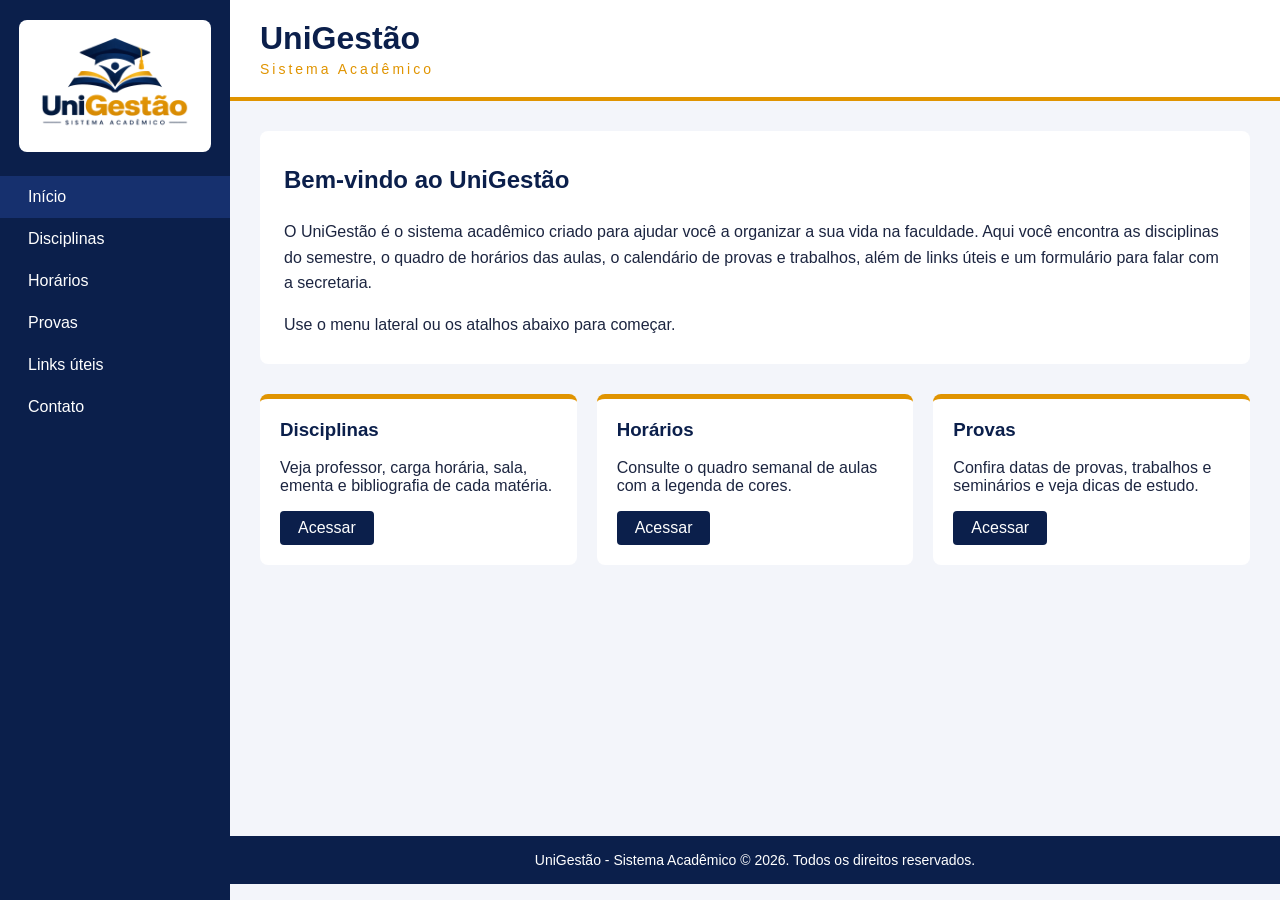
<file: html/index.html>
<!doctype html>
<html lang="pt-BR">
  <head>
    <meta charset="UTF-8" />
    <meta name="viewport" content="width=device-width, initial-scale=1.0" />
    <title>Início - UniGestão</title>
    <link rel="stylesheet" href="../css/index.css" />
  </head>
  <body>
    <nav id="menu-lateral">
      <img id="logo" src="../img/logotipo.png" alt="Logotipo UniGestão" />
      <ul id="lista-menu">
        <li><a id="link-inicio" href="../html/index.html">Início</a></li>
        <li><a id="link-disciplinas" href="../html/disciplinas.html">Disciplinas</a></li>
        <li><a id="link-horarios" href="../html/horarios.html">Horários</a></li>
        <li><a id="link-provas" href="../html/provas.html">Provas</a></li>
        <li><a id="link-links" href="../html/links.html">Links úteis</a></li>
        <li><a id="link-contato" href="../html/contato.html">Contato</a></li>
      </ul>
    </nav>

    <div id="conteudo">
      <header id="cabecalho">
        <h1>UniGestão</h1>
        <p>Sistema Acadêmico</p>
      </header>

      <main id="principal">
        <section id="boas-vindas">
          <h2>Bem-vindo ao UniGestão</h2>
          <p>
            O UniGestão é o sistema acadêmico criado para ajudar você a
            organizar a sua vida na faculdade. Aqui você encontra as disciplinas
            do semestre, o quadro de horários das aulas, o calendário de provas
            e trabalhos, além de links úteis e um formulário para falar com a
            secretaria.
          </p>
          <p>Use o menu lateral ou os atalhos abaixo para começar.</p>
        </section>

        <section id="atalhos">
          <div id="card-disciplinas">
            <h3>Disciplinas</h3>
            <p>
              Veja professor, carga horária, sala, ementa e bibliografia de cada
              matéria.
            </p>
            <a href="../html/disciplinas.html">Acessar</a>
          </div>

          <div id="card-horarios">
            <h3>Horários</h3>
            <p>Consulte o quadro semanal de aulas com a legenda de cores.</p>
            <a href="../html/horarios.html">Acessar</a>
          </div>

          <div id="card-provas">
            <h3>Provas</h3>
            <p>
              Confira datas de provas, trabalhos e seminários e veja dicas de
              estudo.
            </p>
            <a href="../html/provas.html">Acessar</a>
          </div>
        </section>
      </main>

      <footer id="rodape">
        <p>
          UniGestão - Sistema Acadêmico &copy; 2026. Todos os direitos
          reservados.
        </p>
      </footer>
    </div>
  </body>
</html>
</file>
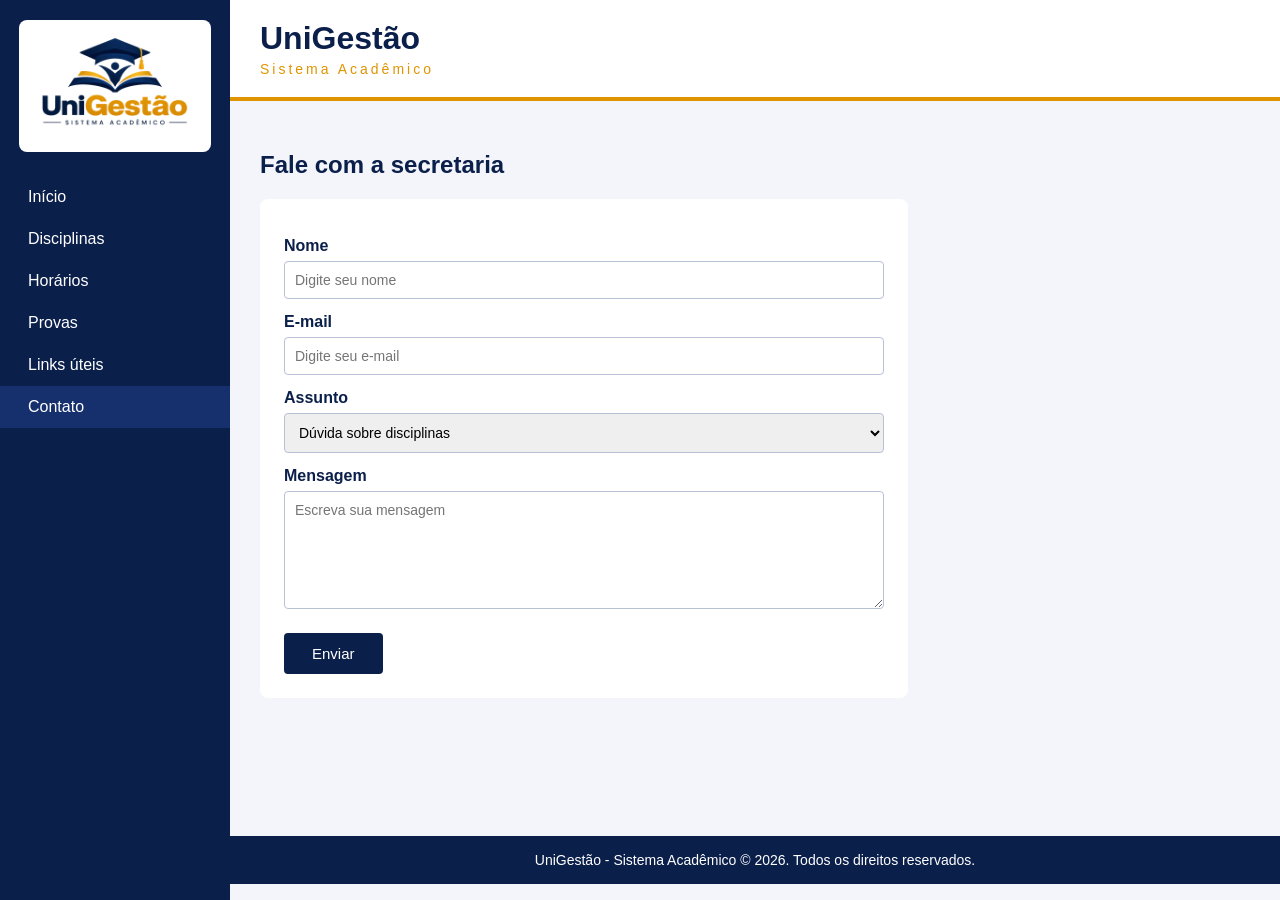
<file: html/contato.html>
<!doctype html>
<html lang="pt-BR">
  <head>
    <meta charset="UTF-8" />
    <meta name="viewport" content="width=device-width, initial-scale=1.0" />
    <title>Contato - UniGestão</title>
    <link rel="stylesheet" href="../css/contatos.css" />
  </head>
  <body>
    <nav id="menu-lateral">
      <img id="logo" src="../img/logotipo.png" alt="Logotipo UniGestão" />
      <ul id="lista-menu">
        <li><a id="link-inicio" href="../html/index.html">Início</a></li>
        <li><a id="link-disciplinas" href="../html/disciplinas.html">Disciplinas</a></li>
        <li><a id="link-horarios" href="../html/horarios.html">Horários</a></li>
        <li><a id="link-provas" href="../html/provas.html">Provas</a></li>
        <li><a id="link-links" href="../html/links.html">Links úteis</a></li>
        <li><a id="link-contato" href="../html/contato.html">Contato</a></li>
      </ul>
    </nav>

    <div id="conteudo">
      <header id="cabecalho">
        <h1>UniGestão</h1>
        <p>Sistema Acadêmico</p>
      </header>

      <main id="principal">
        <h2>Fale com a secretaria</h2>

        <form id="formulario">
          <label for="nome">Nome</label>
          <input type="text" id="nome" placeholder="Digite seu nome" />

          <label for="email">E-mail</label>
          <input type="email" id="email" placeholder="Digite seu e-mail" />

          <label for="assunto">Assunto</label>
          <select id="assunto">
            <option>Dúvida sobre disciplinas</option>
            <option>Dúvida sobre horários</option>
            <option>Dúvida sobre provas</option>
            <option>Outro assunto</option>
          </select>

          <label for="mensagem">Mensagem</label>
          <textarea
            id="mensagem"
            rows="6"
            placeholder="Escreva sua mensagem"
          ></textarea>

          <button type="button" id="botao-enviar">Enviar</button>
        </form>
      </main>

      <footer id="rodape">
        <p>
          UniGestão - Sistema Acadêmico &copy; 2026. Todos os direitos
          reservados.
        </p>
      </footer>
    </div>
  </body>
</html>
</file>
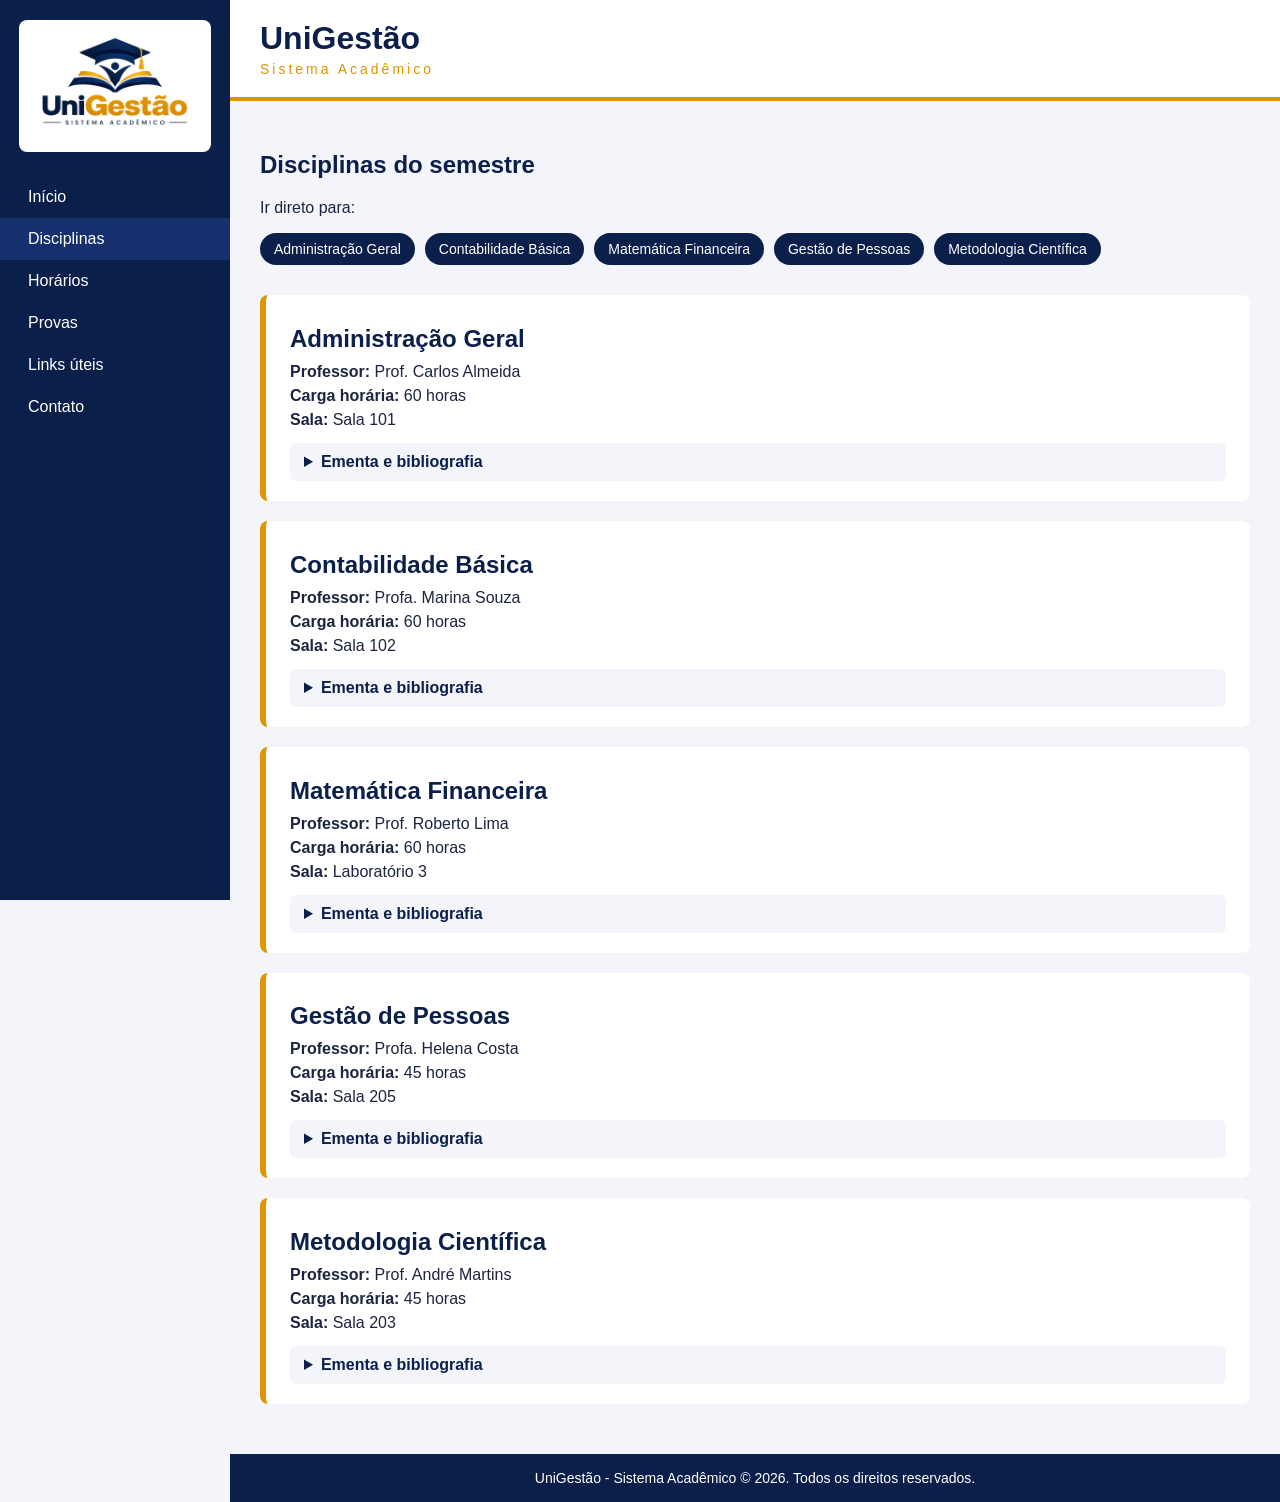
<file: html/disciplinas.html>
<!doctype html>
<html lang="pt-BR">
  <head>
    <meta charset="UTF-8" />
    <meta name="viewport" content="width=device-width, initial-scale=1.0" />
    <title>Disciplinas - UniGestão</title>
    <link rel="stylesheet" href="../css/disciplinas.css" />
  </head>
  <body>
    <nav id="menu-lateral">
      <img id="logo" src="../img/logotipo.png" alt="Logotipo UniGestão" />
      <ul id="lista-menu">
        <li><a id="link-inicio" href="../html/index.html">Início</a></li>
        <li><a id="link-disciplinas" href="../html/disciplinas.html">Disciplinas</a></li>
        <li><a id="link-horarios" href="../html/horarios.html">Horários</a></li>
        <li><a id="link-provas" href="../html/provas.html">Provas</a></li>
        <li><a id="link-links" href="../html/links.html">Links úteis</a></li>
        <li><a id="link-contato" href="../html/contato.html">Contato</a></li>
      </ul>
    </nav>

    <div id="conteudo">
      <header id="cabecalho">
        <h1>UniGestão</h1>
        <p>Sistema Acadêmico</p>
      </header>

      <main id="principal">
        <h2>Disciplinas do semestre</h2>

        <p>Ir direto para:</p>
        <ul id="ancoras">
          <li><a href="#card-adm">Administração Geral</a></li>
          <li><a href="#card-cont">Contabilidade Básica</a></li>
          <li><a href="#card-mat">Matemática Financeira</a></li>
          <li><a href="#card-pes">Gestão de Pessoas</a></li>
          <li><a href="#card-met">Metodologia Científica</a></li>
        </ul>

        <div id="lista-cards">
          <div id="card-adm">
            <h2>Administração Geral</h2>
            <p><strong>Professor:</strong> Prof. Carlos Almeida</p>
            <p><strong>Carga horária:</strong> 60 horas</p>
            <p><strong>Sala:</strong> Sala 101</p>
            <details>
              <summary>Ementa e bibliografia</summary>
              <h3>Ementa</h3>
              <p>
                Evolução da administração, funções administrativas,
                planejamento, organização, direção e controle.
              </p>
              <h3>Bibliografia</h3>
              <ul>
                <li>
                  CHIAVENATO, I. Introdução à Teoria Geral da Administração.
                  Barueri: Manole.
                </li>
                <li>
                  MAXIMIANO, A. C. A. Teoria Geral da Administração. São Paulo:
                  Atlas.
                </li>
              </ul>
            </details>
          </div>

          <div id="card-cont">
            <h2>Contabilidade Básica</h2>
            <p><strong>Professor:</strong> Profa. Marina Souza</p>
            <p><strong>Carga horária:</strong> 60 horas</p>
            <p><strong>Sala:</strong> Sala 102</p>
            <details>
              <summary>Ementa e bibliografia</summary>
              <h3>Ementa</h3>
              <p>
                Patrimônio, balanço patrimonial, demonstração do resultado,
                débito e crédito, plano de contas.
              </p>
              <h3>Bibliografia</h3>
              <ul>
                <li>
                  IUDÍCIBUS, S. Contabilidade Introdutória. São Paulo: Atlas.
                </li>
                <li>MARION, J. C. Contabilidade Básica. São Paulo: Atlas.</li>
              </ul>
            </details>
          </div>

          <div id="card-mat">
            <h2>Matemática Financeira</h2>
            <p><strong>Professor:</strong> Prof. Roberto Lima</p>
            <p><strong>Carga horária:</strong> 60 horas</p>
            <p><strong>Sala:</strong> Laboratório 3</p>
            <details>
              <summary>Ementa e bibliografia</summary>
              <h3>Ementa</h3>
              <p>
                Juros simples e compostos, descontos, séries de pagamentos,
                sistemas de amortização.
              </p>
              <h3>Bibliografia</h3>
              <ul>
                <li>
                  ASSAF NETO, A. Matemática Financeira e suas Aplicações. São
                  Paulo: Atlas.
                </li>
                <li>
                  PUCCINI, A. L. Matemática Financeira. São Paulo: Saraiva.
                </li>
              </ul>
            </details>
          </div>

          <div id="card-pes">
            <h2>Gestão de Pessoas</h2>
            <p><strong>Professor:</strong> Profa. Helena Costa</p>
            <p><strong>Carga horária:</strong> 45 horas</p>
            <p><strong>Sala:</strong> Sala 205</p>
            <details>
              <summary>Ementa e bibliografia</summary>
              <h3>Ementa</h3>
              <p>
                Recrutamento, seleção, treinamento, avaliação de desempenho e
                clima organizacional.
              </p>
              <h3>Bibliografia</h3>
              <ul>
                <li>
                  DESSLER, G. Administração de Recursos Humanos. São Paulo:
                  Pearson.
                </li>
                <li>CHIAVENATO, I. Gestão de Pessoas. Barueri: Manole.</li>
              </ul>
            </details>
          </div>

          <div id="card-met">
            <h2>Metodologia Científica</h2>
            <p><strong>Professor:</strong> Prof. André Martins</p>
            <p><strong>Carga horária:</strong> 45 horas</p>
            <p><strong>Sala:</strong> Sala 203</p>
            <details>
              <summary>Ementa e bibliografia</summary>
              <h3>Ementa</h3>
              <p>
                Tipos de pesquisa, projeto de pesquisa, citações, referências e
                normas da ABNT.
              </p>
              <h3>Bibliografia</h3>
              <ul>
                <li>
                  LAKATOS, E. M.; MARCONI, M. A. Fundamentos de Metodologia
                  Científica. São Paulo: Atlas.
                </li>
                <li>
                  GIL, A. C. Como Elaborar Projetos de Pesquisa. São Paulo:
                  Atlas.
                </li>
              </ul>
            </details>
          </div>
        </div>
      </main>

      <footer id="rodape">
        <p>
          UniGestão - Sistema Acadêmico &copy; 2026. Todos os direitos
          reservados.
        </p>
      </footer>
    </div>
  </body>
</html>
</file>
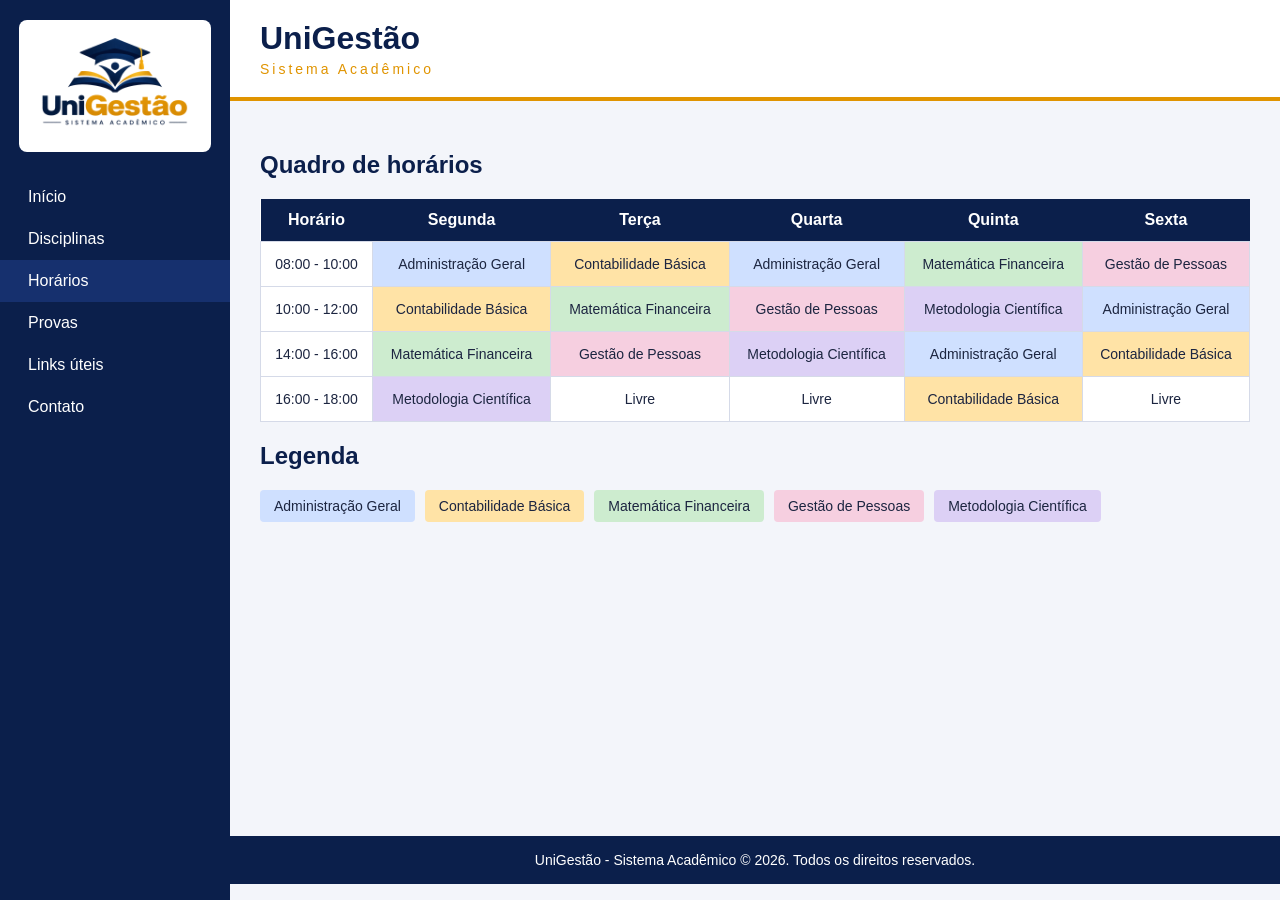
<file: html/horarios.html>
<!doctype html>
<html lang="pt-BR">
  <head>
    <meta charset="UTF-8" />
    <meta name="viewport" content="width=device-width, initial-scale=1.0" />
    <title>Horários - UniGestão</title>
    <link rel="stylesheet" href="../css/horarios.css" />
  </head>
  <body>
    <nav id="menu-lateral">
      <img id="logo" src="../img/logotipo.png" alt="Logotipo UniGestão" />
      <ul id="lista-menu">
        <li><a id="link-inicio" href="../html/index.html">Início</a></li>
        <li><a id="link-disciplinas" href="../html/disciplinas.html">Disciplinas</a></li>
        <li><a id="link-horarios" href="../html/horarios.html">Horários</a></li>
        <li><a id="link-provas" href="../html/provas.html">Provas</a></li>
        <li><a id="link-links" href="../html/links.html">Links úteis</a></li>
        <li><a id="link-contato" href="../html/contato.html">Contato</a></li>
      </ul>
    </nav>

    <div id="conteudo">
      <header id="cabecalho">
        <h1>UniGestão</h1>
        <p>Sistema Acadêmico</p>
      </header>

      <main id="principal">
        <h2>Quadro de horários</h2>

        <table id="tabela-horarios">
          <tr>
            <th>Horário</th>
            <th>Segunda</th>
            <th>Terça</th>
            <th>Quarta</th>
            <th>Quinta</th>
            <th>Sexta</th>
          </tr>
          <tr>
            <td>08:00 - 10:00</td>
            <td class="adm">Administração Geral</td>
            <td class="cont">Contabilidade Básica</td>
            <td class="adm">Administração Geral</td>
            <td class="mat">Matemática Financeira</td>
            <td class="pes">Gestão de Pessoas</td>
          </tr>
          <tr>
            <td>10:00 - 12:00</td>
            <td class="cont">Contabilidade Básica</td>
            <td class="mat">Matemática Financeira</td>
            <td class="pes">Gestão de Pessoas</td>
            <td class="met">Metodologia Científica</td>
            <td class="adm">Administração Geral</td>
          </tr>
          <tr>
            <td>14:00 - 16:00</td>
            <td class="mat">Matemática Financeira</td>
            <td class="pes">Gestão de Pessoas</td>
            <td class="met">Metodologia Científica</td>
            <td class="adm">Administração Geral</td>
            <td class="cont">Contabilidade Básica</td>
          </tr>
          <tr>
            <td>16:00 - 18:00</td>
            <td class="met">Metodologia Científica</td>
            <td>Livre</td>
            <td>Livre</td>
            <td class="cont">Contabilidade Básica</td>
            <td>Livre</td>
          </tr>
        </table>

        <h2>Legenda</h2>

        <ul id="legenda">
          <li class="adm">Administração Geral</li>
          <li class="cont">Contabilidade Básica</li>
          <li class="mat">Matemática Financeira</li>
          <li class="pes">Gestão de Pessoas</li>
          <li class="met">Metodologia Científica</li>
        </ul>
      </main>

      <footer id="rodape">
        <p>
          UniGestão - Sistema Acadêmico &copy; 2026. Todos os direitos
          reservados.
        </p>
      </footer>
    </div>
  </body>
</html>
</file>
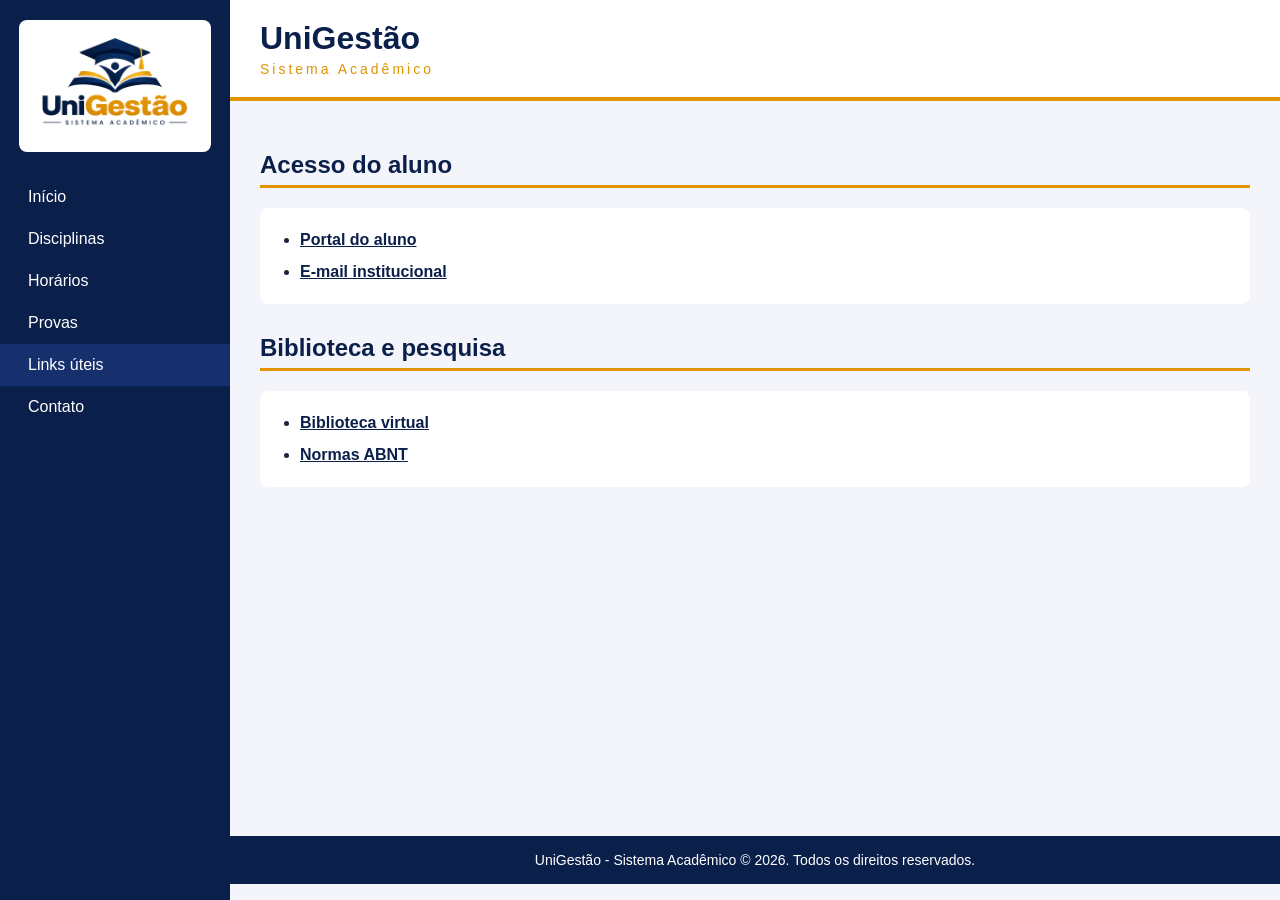
<file: html/links.html>
<!doctype html>
<html lang="pt-BR">
  <head>
    <meta charset="UTF-8" />
    <meta name="viewport" content="width=device-width, initial-scale=1.0" />
    <title>Links úteis - UniGestão</title>
    <link rel="stylesheet" href="../css/links.css" />
  </head>
  <body>
    <nav id="menu-lateral">
      <img id="logo" src="../img/logotipo.png" alt="Logotipo UniGestão" />
      <ul id="lista-menu">
        <li><a id="link-inicio" href="../html/index.html">Início</a></li>
        <li><a id="link-disciplinas" href="../html/disciplinas.html">Disciplinas</a></li>
        <li><a id="link-horarios" href="../html/horarios.html">Horários</a></li>
        <li><a id="link-provas" href="../html/provas.html">Provas</a></li>
        <li><a id="link-links" href="../html/links.html">Links úteis</a></li>
        <li><a id="link-contato" href="../html/contato.html">Contato</a></li>
      </ul>
    </nav>

    <div id="conteudo">
      <header id="cabecalho">
        <h1>UniGestão</h1>
        <p>Sistema Acadêmico</p>
      </header>

      <main id="principal">
        <h2 id="titulo-acesso">Acesso do aluno</h2>
        <ul id="lista-acesso">
          <li><a href="#">Portal do aluno</a></li>
          <li><a href="#">E-mail institucional</a></li>
        </ul>

        <h2 id="titulo-pesquisa">Biblioteca e pesquisa</h2>
        <ul id="lista-pesquisa">
          <li><a href="#">Biblioteca virtual</a></li>
          <li><a href="https://www.abnt.org.br">Normas ABNT</a></li>
        </ul>
      </main>

      <footer id="rodape">
        <p>
          UniGestão - Sistema Acadêmico &copy; 2026. Todos os direitos
          reservados.
        </p>
      </footer>
    </div>
  </body>
</html>
</file>
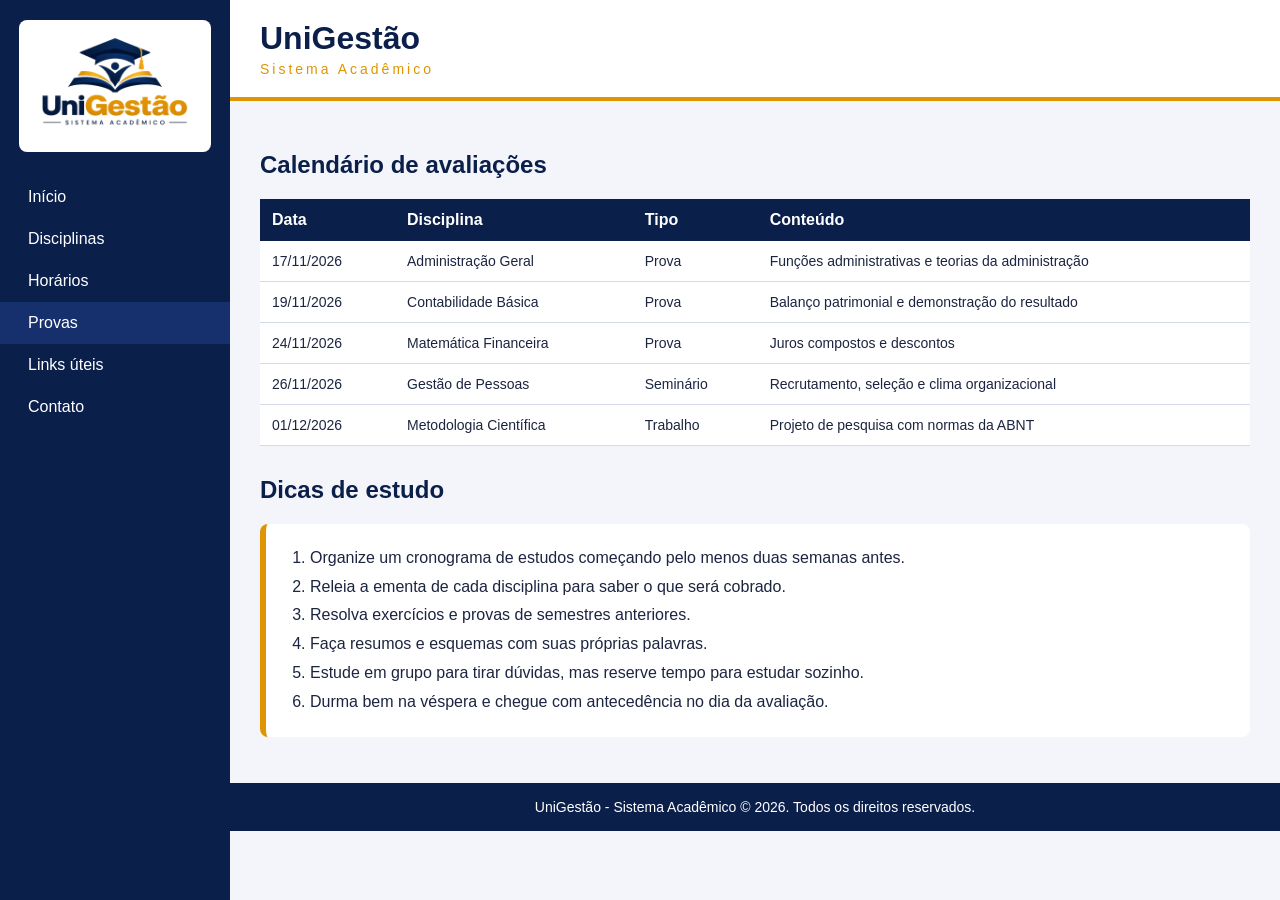
<file: html/provas.html>
<!doctype html>
<html lang="pt-BR">
  <head>
    <meta charset="UTF-8" />
    <meta name="viewport" content="width=device-width, initial-scale=1.0" />
    <title>Provas - UniGestão</title>
    <link rel="stylesheet" href="../css/provas.css" />
  </head>
  <body>
    <nav id="menu-lateral">
      <img id="logo" src="../img/logotipo.png" alt="Logotipo UniGestão" />
      <ul id="lista-menu">
        <li><a id="link-inicio" href="../html/index.html">Início</a></li>
        <li><a id="link-disciplinas" href="../html/disciplinas.html">Disciplinas</a></li>
        <li><a id="link-horarios" href="../html/horarios.html">Horários</a></li>
        <li><a id="link-provas" href="../html/provas.html">Provas</a></li>
        <li><a id="link-links" href="../html/links.html">Links úteis</a></li>
        <li><a id="link-contato" href="../html/contato.html">Contato</a></li>
      </ul>
    </nav>

    <div id="conteudo">
      <header id="cabecalho">
        <h1>UniGestão</h1>
        <p>Sistema Acadêmico</p>
      </header>

      <main id="principal">
        <h2>Calendário de avaliações</h2>

        <table id="tabela-provas">
          <tr>
            <th>Data</th>
            <th>Disciplina</th>
            <th>Tipo</th>
            <th>Conteúdo</th>
          </tr>
          <tr>
            <td>17/11/2026</td>
            <td>Administração Geral</td>
            <td>Prova</td>
            <td>Funções administrativas e teorias da administração</td>
          </tr>
          <tr>
            <td>19/11/2026</td>
            <td>Contabilidade Básica</td>
            <td>Prova</td>
            <td>Balanço patrimonial e demonstração do resultado</td>
          </tr>
          <tr>
            <td>24/11/2026</td>
            <td>Matemática Financeira</td>
            <td>Prova</td>
            <td>Juros compostos e descontos</td>
          </tr>
          <tr>
            <td>26/11/2026</td>
            <td>Gestão de Pessoas</td>
            <td>Seminário</td>
            <td>Recrutamento, seleção e clima organizacional</td>
          </tr>
          <tr>
            <td>01/12/2026</td>
            <td>Metodologia Científica</td>
            <td>Trabalho</td>
            <td>Projeto de pesquisa com normas da ABNT</td>
          </tr>
        </table>

        <h2>Dicas de estudo</h2>

        <ol id="dicas">
          <li>
            Organize um cronograma de estudos começando pelo menos duas semanas
            antes.
          </li>
          <li>
            Releia a ementa de cada disciplina para saber o que será cobrado.
          </li>
          <li>Resolva exercícios e provas de semestres anteriores.</li>
          <li>Faça resumos e esquemas com suas próprias palavras.</li>
          <li>
            Estude em grupo para tirar dúvidas, mas reserve tempo para estudar
            sozinho.
          </li>
          <li>
            Durma bem na véspera e chegue com antecedência no dia da avaliação.
          </li>
        </ol>
      </main>

      <footer id="rodape">
        <p>
          UniGestão - Sistema Acadêmico &copy; 2026. Todos os direitos
          reservados.
        </p>
      </footer>
    </div>
  </body>
</html>
</file>
<file: css/index.css>
body {
  margin: 0;
  font-family: Arial, Helvetica, sans-serif;
  background-color: #f3f5fa;
  color: #1c2540;
}

#menu-lateral {
  position: fixed;
  top: 0;
  left: 0;
  width: 230px;
  height: 100%;
  background-color: #0b1f4b;
  padding: 20px 0;
  box-sizing: border-box;
}

#logo {
  display: block;
  width: 180px;
  margin: 0 auto 24px auto;
  background-color: #ffffff;
  border-radius: 8px;
  padding: 6px;
}

#lista-menu {
  list-style: none;
  margin: 0;
  padding: 0;
}

#lista-menu a {
  display: block;
  padding: 12px 24px;
  color: #ffffff;
  text-decoration: none;
  border-left: 4px solid transparent;
}

#lista-menu a:hover {
  background-color: #16306e;
  border-left-color: #e09400;
}

#conteudo {
  margin-left: 230px;
}

#cabecalho {
  background-color: #ffffff;
  border-bottom: 4px solid #e09400;
  padding: 20px 30px;
}

#cabecalho h1 {
  margin: 0;
  color: #0b1f4b;
}

#cabecalho p {
  margin: 4px 0 0 0;
  color: #e09400;
  letter-spacing: 3px;
  font-size: 14px;
}

#principal {
  padding: 30px;
  min-height: 75vh;
}

#principal h2 {
  color: #0b1f4b;
}

#rodape {
  background-color: #0b1f4b;
  color: #ffffff;
  text-align: center;
  padding: 16px;
}

#rodape p {
  margin: 0;
  font-size: 14px;
}

@media (max-width: 800px) {
  #menu-lateral {
    position: static;
    width: 100%;
    height: auto;
  }

  #conteudo {
    margin-left: 0;
  }
}

#link-inicio {
  background-color: #16306e;
  border-left-color: #e09400;
}

#boas-vindas {
  background-color: #ffffff;
  border-radius: 8px;
  padding: 10px 24px;
  margin-bottom: 30px;
  line-height: 1.6;
}

#atalhos {
  display: flex;
  flex-wrap: wrap;
  gap: 20px;
}

#card-disciplinas,
#card-horarios,
#card-provas {
  flex: 1;
  min-width: 220px;
  background-color: #ffffff;
  border-radius: 8px;
  border-top: 5px solid #e09400;
  padding: 20px;
}

#atalhos h3 {
  margin-top: 0;
  color: #0b1f4b;
}

#atalhos a {
  display: inline-block;
  background-color: #0b1f4b;
  color: #ffffff;
  text-decoration: none;
  padding: 8px 18px;
  border-radius: 4px;
}

#atalhos a:hover {
  background-color: #e09400;
}
</file>
<file: css/contatos.css>
body {
  margin: 0;
  font-family: Arial, Helvetica, sans-serif;
  background-color: #f3f5fa;
  color: #1c2540;
}

#menu-lateral {
  position: fixed;
  top: 0;
  left: 0;
  width: 230px;
  height: 100%;
  background-color: #0b1f4b;
  padding: 20px 0;
  box-sizing: border-box;
}

#logo {
  display: block;
  width: 180px;
  margin: 0 auto 24px auto;
  background-color: #ffffff;
  border-radius: 8px;
  padding: 6px;
}

#lista-menu {
  list-style: none;
  margin: 0;
  padding: 0;
}

#lista-menu a {
  display: block;
  padding: 12px 24px;
  color: #ffffff;
  text-decoration: none;
  border-left: 4px solid transparent;
}

#lista-menu a:hover {
  background-color: #16306e;
  border-left-color: #e09400;
}

#conteudo {
  margin-left: 230px;
}

#cabecalho {
  background-color: #ffffff;
  border-bottom: 4px solid #e09400;
  padding: 20px 30px;
}

#cabecalho h1 {
  margin: 0;
  color: #0b1f4b;
}

#cabecalho p {
  margin: 4px 0 0 0;
  color: #e09400;
  letter-spacing: 3px;
  font-size: 14px;
}

#principal {
  padding: 30px;
  min-height: 75vh;
}

#principal h2 {
  color: #0b1f4b;
}

#rodape {
  background-color: #0b1f4b;
  color: #ffffff;
  text-align: center;
  padding: 16px;
}

#rodape p {
  margin: 0;
  font-size: 14px;
}

@media (max-width: 800px) {
  #menu-lateral {
    position: static;
    width: 100%;
    height: auto;
  }

  #conteudo {
    margin-left: 0;
  }
}

#link-contato {
  background-color: #16306e;
  border-left-color: #e09400;
}

#formulario {
  background-color: #ffffff;
  border-radius: 8px;
  padding: 24px;
  max-width: 600px;
}

#formulario label {
  display: block;
  margin: 14px 0 6px 0;
  font-weight: bold;
  color: #0b1f4b;
}

#nome,
#email,
#assunto,
#mensagem {
  width: 100%;
  padding: 10px;
  border: 1px solid #b8c0d6;
  border-radius: 4px;
  box-sizing: border-box;
  font-family: Arial, Helvetica, sans-serif;
  font-size: 14px;
}

#botao-enviar {
  margin-top: 20px;
  background-color: #0b1f4b;
  color: #ffffff;
  border: none;
  padding: 12px 28px;
  border-radius: 4px;
  font-size: 15px;
  cursor: pointer;
}

#botao-enviar:hover {
  background-color: #e09400;
}
</file>
<file: css/disciplinas.css>
body {
  margin: 0;
  font-family: Arial, Helvetica, sans-serif;
  background-color: #f3f5fa;
  color: #1c2540;
}

#menu-lateral {
  position: fixed;
  top: 0;
  left: 0;
  width: 230px;
  height: 100%;
  background-color: #0b1f4b;
  padding: 20px 0;
  box-sizing: border-box;
}

#logo {
  display: block;
  width: 180px;
  margin: 0 auto 24px auto;
  background-color: #ffffff;
  border-radius: 8px;
  padding: 6px;
}

#lista-menu {
  list-style: none;
  margin: 0;
  padding: 0;
}

#lista-menu a {
  display: block;
  padding: 12px 24px;
  color: #ffffff;
  text-decoration: none;
  border-left: 4px solid transparent;
}

#lista-menu a:hover {
  background-color: #16306e;
  border-left-color: #e09400;
}

#conteudo {
  margin-left: 230px;
}

#cabecalho {
  background-color: #ffffff;
  border-bottom: 4px solid #e09400;
  padding: 20px 30px;
}

#cabecalho h1 {
  margin: 0;
  color: #0b1f4b;
}

#cabecalho p {
  margin: 4px 0 0 0;
  color: #e09400;
  letter-spacing: 3px;
  font-size: 14px;
}

#principal {
  padding: 30px;
  min-height: 60vh;
}

#principal h2 {
  color: #0b1f4b;
}

#rodape {
  background-color: #0b1f4b;
  color: #ffffff;
  text-align: center;
  padding: 16px;
}

#rodape p {
  margin: 0;
  font-size: 14px;
}

@media (max-width: 800px) {
  #menu-lateral {
    position: static;
    width: 100%;
    height: auto;
  }

  #conteudo {
    margin-left: 0;
  }
}

#link-disciplinas {
  background-color: #16306e;
  border-left-color: #e09400;
}

#ancoras {
  list-style: none;
  margin: 0 0 30px 0;
  padding: 0;
  display: flex;
  flex-wrap: wrap;
  gap: 10px;
}

#ancoras a {
  display: block;
  background-color: #0b1f4b;
  color: #ffffff;
  text-decoration: none;
  padding: 8px 14px;
  border-radius: 20px;
  font-size: 14px;
}

#ancoras a:hover {
  background-color: #e09400;
}

#card-adm,
#card-cont,
#card-mat,
#card-pes,
#card-met {
  background-color: #ffffff;
  border-radius: 8px;
  border-left: 6px solid #e09400;
  padding: 10px 24px 20px 24px;
  margin-bottom: 20px;
}

#lista-cards h2 {
  margin-bottom: 10px;
}

#lista-cards h3 {
  color: #0b1f4b;
  margin-bottom: 6px;
}

#lista-cards p {
  margin: 6px 0;
}

#lista-cards details {
  margin-top: 14px;
  background-color: #f3f5fa;
  border-radius: 6px;
  padding: 10px 14px;
}

#lista-cards summary {
  cursor: pointer;
  font-weight: bold;
  color: #0b1f4b;
}
</file>
<file: css/horarios.css>
body {
  margin: 0;
  font-family: Arial, Helvetica, sans-serif;
  background-color: #f3f5fa;
  color: #1c2540;
}

#menu-lateral {
  position: fixed;
  top: 0;
  left: 0;
  width: 230px;
  height: 100%;
  background-color: #0b1f4b;
  padding: 20px 0;
  box-sizing: border-box;
}

#logo {
  display: block;
  width: 180px;
  margin: 0 auto 24px auto;
  background-color: #ffffff;
  border-radius: 8px;
  padding: 6px;
}

#lista-menu {
  list-style: none;
  margin: 0;
  padding: 0;
}

#lista-menu a {
  display: block;
  padding: 12px 24px;
  color: #ffffff;
  text-decoration: none;
  border-left: 4px solid transparent;
}

#lista-menu a:hover {
  background-color: #16306e;
  border-left-color: #e09400;
}

#conteudo {
  margin-left: 230px;
}

#cabecalho {
  background-color: #ffffff;
  border-bottom: 4px solid #e09400;
  padding: 20px 30px;
}

#cabecalho h1 {
  margin: 0;
  color: #0b1f4b;
}

#cabecalho p {
  margin: 4px 0 0 0;
  color: #e09400;
  letter-spacing: 3px;
  font-size: 14px;
}

#principal {
  padding: 30px;
  min-height: 75vh;
}

#principal h2 {
  color: #0b1f4b;
}

#rodape {
  background-color: #0b1f4b;
  color: #ffffff;
  text-align: center;
  padding: 16px;
}

#rodape p {
  margin: 0;
  font-size: 14px;
}

@media (max-width: 800px) {
  #menu-lateral {
    position: static;
    width: 100%;
    height: auto;
  }

  #conteudo {
    margin-left: 0;
  }
}

#link-horarios {
  background-color: #16306e;
  border-left-color: #e09400;
}

#tabela-horarios {
  width: 100%;
  border-collapse: collapse;
  background-color: #ffffff;
}

#tabela-horarios th {
  background-color: #0b1f4b;
  color: #ffffff;
  padding: 12px;
}

#tabela-horarios td {
  border: 1px solid #d5dae8;
  padding: 14px 8px;
  text-align: center;
  font-size: 14px;
}

#legenda {
  list-style: none;
  margin: 0;
  padding: 0;
  display: flex;
  flex-wrap: wrap;
  gap: 10px;
}

#legenda li {
  padding: 8px 14px;
  border-radius: 4px;
  font-size: 14px;
}

.adm {
  background-color: #cfe0ff;
}

.cont {
  background-color: #ffe3a6;
}

.mat {
  background-color: #cdeccf;
}

.pes {
  background-color: #f6cfe0;
}

.met {
  background-color: #dcd0f5;
}
</file>
<file: css/links.css>
body {
  margin: 0;
  font-family: Arial, Helvetica, sans-serif;
  background-color: #f3f5fa;
  color: #1c2540;
}

#menu-lateral {
  position: fixed;
  top: 0;
  left: 0;
  width: 230px;
  height: 100%;
  background-color: #0b1f4b;
  padding: 20px 0;
  box-sizing: border-box;
}

#logo {
  display: block;
  width: 180px;
  margin: 0 auto 24px auto;
  background-color: #ffffff;
  border-radius: 8px;
  padding: 6px;
}

#lista-menu {
  list-style: none;
  margin: 0;
  padding: 0;
}

#lista-menu a {
  display: block;
  padding: 12px 24px;
  color: #ffffff;
  text-decoration: none;
  border-left: 4px solid transparent;
}

#lista-menu a:hover {
  background-color: #16306e;
  border-left-color: #e09400;
}

#conteudo {
  margin-left: 230px;
}

#cabecalho {
  background-color: #ffffff;
  border-bottom: 4px solid #e09400;
  padding: 20px 30px;
}

#cabecalho h1 {
  margin: 0;
  color: #0b1f4b;
}

#cabecalho p {
  margin: 4px 0 0 0;
  color: #e09400;
  letter-spacing: 3px;
  font-size: 14px;
}

#principal {
  padding: 30px;
  min-height: 75vh;
}

#principal h2 {
  color: #0b1f4b;
}

#rodape {
  background-color: #0b1f4b;
  color: #ffffff;
  text-align: center;
  padding: 16px;
}

#rodape p {
  margin: 0;
  font-size: 14px;
}

@media (max-width: 800px) {
  #menu-lateral {
    position: static;
    width: 100%;
    height: auto;
  }

  #conteudo {
    margin-left: 0;
  }
}

#link-links {
  background-color: #16306e;
  border-left-color: #e09400;
}

#lista-acesso,
#lista-pesquisa {
  background-color: #ffffff;
  border-radius: 8px;
  padding: 16px 16px 16px 40px;
  line-height: 2;
  margin-bottom: 30px;
}

#lista-acesso a,
#lista-pesquisa a {
  color: #0b1f4b;
  font-weight: bold;
}

#lista-acesso a:hover,
#lista-pesquisa a:hover {
  color: #e09400;
}

#titulo-acesso,
#titulo-pesquisa {
  border-bottom: 3px solid #e09400;
  padding-bottom: 6px;
}
</file>
<file: css/provas.css>
body {
  margin: 0;
  font-family: Arial, Helvetica, sans-serif;
  background-color: #f3f5fa;
  color: #1c2540;
}

#menu-lateral {
  position: fixed;
  top: 0;
  left: 0;
  width: 230px;
  height: 100%;
  background-color: #0b1f4b;
  padding: 20px 0;
  box-sizing: border-box;
}

#logo {
  display: block;
  width: 180px;
  margin: 0 auto 24px auto;
  background-color: #ffffff;
  border-radius: 8px;
  padding: 6px;
}

#lista-menu {
  list-style: none;
  margin: 0;
  padding: 0;
}

#lista-menu a {
  display: block;
  padding: 12px 24px;
  color: #ffffff;
  text-decoration: none;
  border-left: 4px solid transparent;
}

#lista-menu a:hover {
  background-color: #16306e;
  border-left-color: #e09400;
}

#conteudo {
  margin-left: 230px;
}

#cabecalho {
  background-color: #ffffff;
  border-bottom: 4px solid #e09400;
  padding: 20px 30px;
}

#cabecalho h1 {
  margin: 0;
  color: #0b1f4b;
}

#cabecalho p {
  margin: 4px 0 0 0;
  color: #e09400;
  letter-spacing: 3px;
  font-size: 14px;
}

#principal {
  padding: 30px;
  min-height: 60vh;
}

#principal h2 {
  color: #0b1f4b;
}

#rodape {
  background-color: #0b1f4b;
  color: #ffffff;
  text-align: center;
  padding: 16px;
}

#rodape p {
  margin: 0;
  font-size: 14px;
}

@media (max-width: 800px) {
  #menu-lateral {
    position: static;
    width: 100%;
    height: auto;
  }

  #conteudo {
    margin-left: 0;
  }
}

#link-provas {
  background-color: #16306e;
  border-left-color: #e09400;
}

#tabela-provas {
  width: 100%;
  border-collapse: collapse;
  background-color: #ffffff;
  margin-bottom: 30px;
}

#tabela-provas th {
  background-color: #0b1f4b;
  color: #ffffff;
  padding: 12px;
  text-align: left;
}

#tabela-provas td {
  border-bottom: 1px solid #d5dae8;
  padding: 12px;
  font-size: 14px;
}

#dicas {
  background-color: #ffffff;
  border-left: 6px solid #e09400;
  border-radius: 8px;
  padding: 20px 20px 20px 44px;
  line-height: 1.8;
}
</file>
